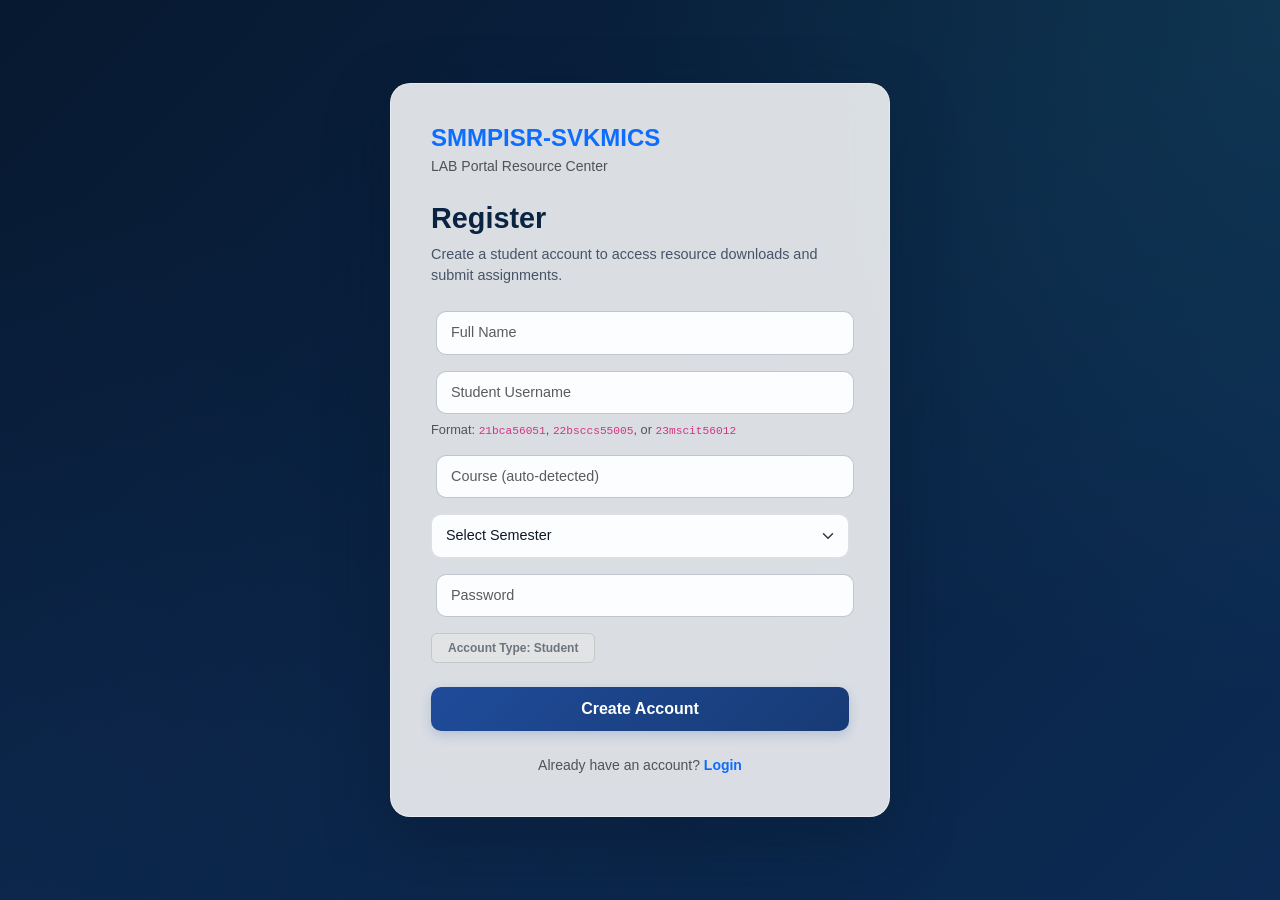
<file: register.html>
<!DOCTYPE html>
<html>
<head>
  <meta charset="utf-8">
  <meta name="viewport" content="width=device-width, initial-scale=1">
  <title>Register - College Portal</title>
  <link href="https://cdn.jsdelivr.net/npm/bootstrap@5.3.2/dist/css/bootstrap.min.css" rel="stylesheet">
  <link rel="stylesheet" href="style.css">
</head>
<body class="login-bg">
  <div class="login-card" style="max-width: 500px;">
    <div class="mb-4">
      <h1 class="h4 fw-bold text-primary mb-1">SMMPISR-SVKMICS</h1>
      <p class="text-muted small">LAB Portal Resource Center</p>
    </div>
    <h2>Register</h2>
    <p class="login-card-subtitle">Create a student account to access resource downloads and submit assignments.</p>
    
    <div class="mb-3">
      <input id="name" class="form-control" placeholder="Full Name">
    </div>
    <div class="mb-2">
      <input id="username" class="form-control" type="text" placeholder="Student Username">
    </div>
    <p class="mb-3 text-muted small" style="font-size: 0.8rem; line-height: 1.2;">
      Format: <code>21bca56051</code>, <code>22bsccs55005</code>, or <code>23mscit56012</code>
    </p>
    <div class="mb-3">
      <input id="registerCourse" class="form-control" type="text" placeholder="Course (auto-detected)" readonly>
    </div>
    <div class="mb-3">
      <select id="registerSemester" class="form-select">
        <option value="">Select Semester</option>
        <option value="1">Semester 1</option>
        <option value="2">Semester 2</option>
        <option value="3">Semester 3</option>
        <option value="4">Semester 4</option>
        <option value="5">Semester 5</option>
        <option value="6">Semester 6</option>
      </select>
    </div>
    <div class="mb-3">
      <input id="password" class="form-control" type="password" placeholder="Password">
    </div>
    
    <div class="d-flex align-items-center justify-content-between mb-4">
      <span class="badge bg-secondary-subtle text-secondary border border-secondary-subtle py-2 px-3 small">Account Type: Student</span>
    </div>
    
    <button class="btn btn-primary w-100 py-2" onclick="register()">Create Account</button>
    <p class="mt-4 mb-0 text-center text-muted small">Already have an account? <a href="login.html" class="text-primary fw-semibold text-decoration-none">Login</a></p>
  </div>
  <script src="script.js"></script>
</body>
</html>
</file>
<file: style.css>
:root{
  --portal-navy:#0a2342;
  --portal-blue:#1f4b99;
  --portal-teal:#2fb5a6;
  --portal-sand:#f6f1ea;
  --portal-ink:#101828;
}

body{
  font-family: "Alegreya Sans", "Trebuchet MS", sans-serif;
  margin:0;
  padding:0;
  background:
    radial-gradient(circle at top left, rgba(47,181,166,0.18), transparent 48%),
    linear-gradient(180deg, #f9fafb 0%, #eef2f7 100%);
  color:var(--portal-ink);
}

.portal-nav{
  background:linear-gradient(90deg, var(--portal-navy), var(--portal-blue));
  color:white;
  padding:18px 0;
}

.portal-brand-title{
  font-size:1.2rem;
  font-weight:700;
  letter-spacing:0.4px;
}

.portal-brand-subtitle{
  font-size:0.85rem;
  opacity:0.8;
}

.portal-actions .btn{
  margin-left:10px;
}

.portal-hero{
  color:white;
  padding:70px 0 80px;
  text-align:left;
  background:
    radial-gradient(circle at right, rgba(47,181,166,0.4), transparent 50%),
    linear-gradient(120deg, #0a2342 0%, #1f4b99 55%, #2fb5a6 100%);
}

.portal-hero-kicker{
  text-transform:uppercase;
  letter-spacing:1.6px;
  font-size:0.8rem;
  font-weight:600;
  opacity:0.8;
  margin-bottom:12px;
}

.portal-hero h1{
  font-size:2.6rem;
  max-width:750px;
  margin-bottom:12px;
}

.portal-hero-subtitle{
  max-width:650px;
  font-size:1.1rem;
  opacity:0.9;
}

.portal-hero-actions{
  margin-top:24px;
  display:flex;
  flex-wrap:wrap;
  gap:14px;
}

.portal-main{
  padding:40px 0 70px;
}

.portal-institution{
  background:linear-gradient(90deg, #0b1b2f, #122f5a);
  color:white;
  text-align:center;
  padding:12px 0;
  font-size:0.9rem;
  line-height:1.4;
}

.portal-institution-logos{
  display:flex;
  align-items:center;
  justify-content:center;
  gap:3in;
  margin-bottom:10px;
  flex-wrap:wrap;
}

.portal-institution-logos img{
  width:72px;
  height:auto;
  object-fit:contain;
}

.portal-institution-title{
  font-weight:700;
  letter-spacing:0.2px;
  font-size:2rem;
}

.portal-institution-subtitle{
  font-weight:700;
  letter-spacing:0.2px;
  font-size:2rem;
}

.portal-institution-meta{
  font-size:0.8rem;
  opacity:0.75;
}

.portal-section{
  background:white;
  padding:28px;
  border-radius:18px;
  box-shadow:0 20px 45px rgba(15, 23, 42, 0.08);
}

.portal-section-title{
  font-size:1.4rem;
  margin:0;
}

.portal-section-badge{
  background:var(--portal-sand);
  color:var(--portal-ink);
  font-size:0.75rem;
  font-weight:600;
  padding:6px 12px;
  border-radius:999px;
}

.portal-notice-list{
  list-style:none;
  padding:0;
  margin:24px 0 0;
  display:grid;
  gap:16px;
}

.portal-notice{
  background:var(--portal-sand);
  padding:16px 18px;
  border-radius:14px;
  border-left:5px solid var(--portal-teal);
}

.portal-notice-title{
  font-weight:600;
  margin-bottom:6px;
}

.portal-notice-meta{
  font-size:0.85rem;
  color:#475467;
}

input{
  padding:8px;
  margin:5px;
}

.portal-dashboard{
  background:
    radial-gradient(circle at top right, rgba(31,75,153,0.15), transparent 40%),
    linear-gradient(180deg, #f7f9fc 0%, #eef2f7 100%);
}

.portal-dashboard-hero{

  padding: 50px 0 40px;
  color:white;
  background:
    radial-gradient(circle at left, rgba(47,181,166,0.4), transparent 45%),
    linear-gradient(120deg, #0a2342 0%, #163872 60%, #1f4b99 100%);
}

.portal-dashboard-title{
  font-size:2.4rem;
  margin-bottom:8px;
}

.portal-dashboard-subtitle{
  max-width:600px;
  opacity:0.85;
}

.portal-quick-actions{
  display:flex;
  flex-wrap:wrap;
  gap:10px;
}

.portal-dashboard-main{
  padding:30px 0 70px;
}

.portal-stats{
  display:grid;
  grid-template-columns:repeat(3, minmax(0, 1fr));
  gap:16px;
  margin-top:-40px;
  margin-bottom:24px;
}

.portal-stat-card{
  background: white;
  padding: 22px 24px;
  border-radius: 16px;
  box-shadow: 0 10px 30px rgba(10, 35, 66, 0.04);
  border: 1px solid rgba(10, 35, 66, 0.06);
  position: relative;
  overflow: hidden;
  transition: all 0.3s cubic-bezier(0.4, 0, 0.2, 1);
  display: flex;
  flex-direction: column;
  justify-content: space-between;
}

.portal-stat-card::after {
  content: '';
  position: absolute;
  top: 0;
  left: 0;
  width: 4px;
  height: 100%;
  background: var(--portal-teal);
}

.portal-stat-card:nth-child(2)::after {
  background: var(--portal-blue);
}

.portal-stat-card:nth-child(3)::after {
  background: #ff7b54;
}

.portal-stat-card:hover {
  transform: translateY(-4px);
  box-shadow: 0 20px 40px rgba(10, 35, 66, 0.08);
}

.portal-stat-label{
  font-size:0.75rem;
  color:#667085;
  font-weight:700;
  text-transform:uppercase;
  letter-spacing:0.1rem;
}

.portal-stat-value{
  font-size:2.2rem;
  font-weight:800;
  margin:10px 0 6px;
  color:var(--portal-navy);
  line-height: 1;
}

.portal-stat-meta{
  font-size:0.8rem;
  color:#8896ab;
  font-weight: 500;
}

.portal-dashboard-grid{
  display:grid;
  grid-template-columns:repeat(12, minmax(0, 1fr));
  gap:18px;
}

.portal-panel{
  grid-column:span 4;
  background: rgba(255, 255, 255, 0.85);
  backdrop-filter: blur(16px);
  -webkit-backdrop-filter: blur(16px);
  padding:24px;
  border-radius:20px;
  box-shadow:0 15px 35px rgba(10, 35, 66, 0.05);
  border: 1px solid rgba(10, 35, 66, 0.06);
  display:flex;
  flex-direction:column;
  gap:16px;
  animation:portalRise 0.7s cubic-bezier(0.4, 0, 0.2, 1) forwards;
  transition: transform 0.3s ease, box-shadow 0.3s ease;
}

.portal-panel:nth-child(2){
  animation-delay:0.08s;
}

.portal-panel:nth-child(3){
  animation-delay:0.16s;
}

.portal-panel:hover {
  transform: translateY(-2px);
  box-shadow: 0 20px 45px rgba(10, 35, 66, 0.08);
}

.portal-panel-header{
  display:flex;
  align-items:center;
  justify-content:space-between;
  gap:12px;
}

.portal-panel-header h2{
  margin:0;
  font-size:1.15rem;
}

.portal-panel-tag{
  background:var(--portal-sand);
  color:var(--portal-navy);
  font-size:0.7rem;
  font-weight:700;
  text-transform:uppercase;
  letter-spacing:0.08rem;
  padding:6px 10px;
  border-radius:999px;
}

.portal-panel-subtitle{
  margin:0;
  color:#475467;
}

.portal-list{
  list-style:none;
  padding:0;
  margin:0;
  display:grid;
  gap:12px;
  color:#344054;
}

.portal-list li {
  background: #f8fafc;
  padding: 16px 20px;
  border-radius: 14px;
  border: 1px solid rgba(10, 35, 66, 0.04);
  transition: all 0.25s cubic-bezier(0.4, 0, 0.2, 1);
  box-shadow: 0 2px 8px rgba(10, 35, 66, 0.02);
}

.portal-list li:hover {
  background: white;
  border-color: rgba(47, 181, 166, 0.2);
  transform: translateX(4px);
  box-shadow: 0 8px 20px rgba(10, 35, 66, 0.06);
}

.portal-notice-bell{
  min-width:148px;
}

.portal-notice-unread{
  border-left:4px solid var(--portal-teal);
  padding-left:10px;
}

.portal-action-alert{
  color:#b42318;
  font-weight:600;
}

@keyframes portalRise{
  from{
    opacity:0;
    transform:translateY(16px);
  }
  to{
    opacity:1;
    transform:translateY(0);
  }
}

.portal-admin{
  --portal-blue:#203e8f;
  --portal-teal:#26a69a;
}

.portal-admin-hero{
  background:
    radial-gradient(circle at right, rgba(32,62,143,0.45), transparent 50%),
    linear-gradient(120deg, #0b1b2f 0%, #153a70 55%, #203e8f 100%);
}

.portal-admin-stats .portal-stat-card{
  border-left:4px solid rgba(32,62,143,0.6);
}

.portal-admin-grid{
  grid-template-columns:repeat(12, minmax(0, 1fr));
}

.portal-panel-wide{
  grid-column:span 6;
}

.portal-form-grid{
  display:grid;
  grid-template-columns:1fr;
  gap:12px;
}

.portal-master-admin .table{
  margin:0;
}

.portal-users-table td,
.portal-users-table th{
  vertical-align:middle;
}

.portal-users-table input,
.portal-users-table select{
  min-width:120px;
}

@media (max-width: 768px){
  .portal-hero{
    text-align:center;
  }

  .portal-hero-actions{
    justify-content:center;
  }

  .portal-actions{
    display:flex;
    flex-wrap:wrap;
    gap:8px;
    justify-content:center;
  }

  .portal-actions .btn{
    margin-left:0;
  }

  .portal-stats{
    grid-template-columns:1fr;
    margin-top:-20px;
  }

    .portal-dashboard-grid{
    grid-template-columns:1fr;
  }

  .portal-panel{
    grid-column:span 12;
  }

  .portal-panel-wide{
    grid-column:span 12;
  }
}

/* --- Premium Sidebar & Dashboard Layout System --- */
.portal-layout-wrapper {
  display: flex;
  min-height: 100vh;
  width: 100%;
}

.portal-sidebar {
  width: 280px;
  background: linear-gradient(180deg, #071930 0%, #0a2342 100%);
  color: white;
  display: flex;
  flex-direction: column;
  position: fixed;
  top: 0;
  bottom: 0;
  left: 0;
  z-index: 1000;
  transition: transform 0.3s cubic-bezier(0.4, 0, 0.2, 1);
  box-shadow: 4px 0 25px rgba(0, 0, 0, 0.15);
  border-right: 1px solid rgba(255, 255, 255, 0.05);
}

.portal-main-wrapper {
  flex: 1;
  margin-left: 280px;
  min-height: 100vh;
  display: flex;
  flex-direction: column;
  transition: margin-left 0.3s cubic-bezier(0.4, 0, 0.2, 1);
  width: calc(100% - 280px);
}

/* Sidebar Toggle for Mobile */
.sidebar-toggle-btn {
  display: none;
  background: white;
  border: 1px solid rgba(10, 35, 66, 0.15);
  color: var(--portal-navy);
  font-size: 1.4rem;
  cursor: pointer;
  padding: 6px 12px;
  border-radius: 8px;
  box-shadow: 0 2px 8px rgba(0,0,0,0.05);
  transition: all 0.2s ease;
}

.sidebar-toggle-btn:hover {
  background: var(--portal-sand);
  color: var(--portal-blue);
}

/* Brand area in sidebar */
.sidebar-brand {
  padding: 24px 20px;
  border-bottom: 1px solid rgba(255, 255, 255, 0.08);
  background: rgba(0, 0, 0, 0.15);
}

.sidebar-brand-title {
  font-size: 1.15rem;
  font-weight: 700;
  letter-spacing: 0.5px;
  color: white;
  margin: 0;
  text-transform: uppercase;
}

.sidebar-brand-subtitle {
  font-size: 0.75rem;
  opacity: 0.75;
  margin-top: 4px;
}

/* User profile section in sidebar */
.sidebar-user {
  padding: 20px 24px;
  display: flex;
  align-items: center;
  gap: 12px;
  border-bottom: 1px solid rgba(255, 255, 255, 0.08);
}

.sidebar-user-avatar {
  width: 44px;
  height: 44px;
  border-radius: 12px;
  background: linear-gradient(135deg, var(--portal-teal), #00d2ff);
  color: white;
  display: flex;
  align-items: center;
  justify-content: center;
  font-weight: 700;
  font-size: 1.1rem;
  box-shadow: 0 4px 12px rgba(47, 181, 166, 0.3);
}

.sidebar-user-info {
  overflow: hidden;
}

.sidebar-user-name {
  font-weight: 600;
  font-size: 0.95rem;
  white-space: nowrap;
  text-overflow: ellipsis;
  overflow: hidden;
}

.sidebar-user-role {
  font-size: 0.75rem;
  opacity: 0.7;
  text-transform: uppercase;
  letter-spacing: 0.5px;
}

/* Nav links in sidebar */
.sidebar-menu {
  flex: 1;
  padding: 20px 12px;
  overflow-y: auto;
  list-style: none;
  margin: 0;
}

.sidebar-menu::-webkit-scrollbar {
  width: 4px;
}
.sidebar-menu::-webkit-scrollbar-thumb {
  background: rgba(255,255,255,0.1);
  border-radius: 4px;
}

.sidebar-menu-category {
  font-size: 0.7rem;
  font-weight: 750;
  text-transform: uppercase;
  letter-spacing: 1px;
  color: rgba(255, 255, 255, 0.4);
  padding: 12px 12px 6px;
}

.sidebar-item {
  margin-bottom: 4px;
}

.sidebar-link {
  display: flex;
  align-items: center;
  gap: 12px;
  padding: 10px 14px;
  color: rgba(255, 255, 255, 0.75);
  text-decoration: none;
  border-radius: 10px;
  font-size: 0.9rem;
  font-weight: 500;
  transition: all 0.2s ease;
  border: 1px solid transparent;
}

.sidebar-link i {
  font-size: 1.15rem;
  opacity: 0.9;
  display: flex;
  align-items: center;
  justify-content: center;
  width: 20px;
}

.sidebar-link:hover {
  background: rgba(255, 255, 255, 0.05);
  color: white;
  border-color: rgba(255,255,255,0.02);
}

.sidebar-link.active {
  background: var(--portal-teal);
  color: white;
  font-weight: 600;
  box-shadow: 0 4px 12px rgba(47, 181, 166, 0.25);
}

.sidebar-footer {
  padding: 16px 20px;
  border-top: 1px solid rgba(255, 255, 255, 0.08);
}

/* Mobile responsive layout overrides */
@media (max-width: 991.98px) {
  .portal-sidebar {
    transform: translateX(-100%);
  }
  
  .portal-sidebar.show-sidebar {
    transform: translateX(0);
  }
  
  .portal-main-wrapper {
    margin-left: 0;
    width: 100%;
  }
  
  .sidebar-toggle-btn {
    display: inline-block;
  }
  
  /* Overlay when sidebar is open */
  .sidebar-overlay {
    display: none;
    position: fixed;
    top: 0;
    left: 0;
    right: 0;
    bottom: 0;
    background: rgba(10, 35, 66, 0.5);
    z-index: 999;
    backdrop-filter: blur(3px);
    animation: fadeIn 0.25s ease forwards;
  }
  
  .sidebar-overlay.show {
    display: block;
  }
}

.mobile-top-nav {
  background: white;
  border-bottom: 1px solid rgba(10, 35, 66, 0.08);
  padding: 12px 20px;
  z-index: 99;
  box-shadow: 0 2px 10px rgba(0,0,0,0.02);
}

@keyframes fadeIn {
  from { opacity: 0; }
  to { opacity: 1; }
}

/* Premium Form Controls Styling */
.form-control, .form-select {
  border-radius: 10px !important;
  border: 1px solid rgba(10, 35, 66, 0.12) !important;
  padding: 10px 14px !important;
  font-size: 0.9rem !important;
  transition: all 0.2s ease !important;
  background-color: #fcfdfe !important;
  color: var(--portal-ink) !important;
}

.form-control:focus, .form-select:focus {
  border-color: var(--portal-teal) !important;
  box-shadow: 0 0 0 4px rgba(47, 181, 166, 0.15) !important;
  background-color: white !important;
  outline: none !important;
}

/* Make general primary buttons look stunning */
.btn-primary {
  background: linear-gradient(135deg, var(--portal-blue) 0%, #173b75 100%) !important;
  border: none !important;
  border-radius: 10px !important;
  padding: 10px 20px !important;
  font-weight: 600 !important;
  box-shadow: 0 4px 12px rgba(31, 75, 153, 0.2) !important;
  transition: all 0.2s ease !important;
}

.btn-primary:hover {
  transform: translateY(-1px) !important;
  box-shadow: 0 6px 16px rgba(31, 75, 153, 0.3) !important;
  background: linear-gradient(135deg, #173b75 0%, #0d2752 100%) !important;
}

.btn-success {
  background: linear-gradient(135deg, var(--portal-teal) 0%, #209387 100%) !important;
  border: none !important;
  border-radius: 10px !important;
  padding: 10px 20px !important;
  font-weight: 600 !important;
  box-shadow: 0 4px 12px rgba(47, 181, 166, 0.2) !important;
  transition: all 0.2s ease !important;
}

.btn-success:hover {
  transform: translateY(-1px) !important;
  box-shadow: 0 6px 16px rgba(47, 181, 166, 0.3) !important;
  background: linear-gradient(135deg, #209387 0%, #156d63 100%) !important;
}

/* Premium Modal Styles */
.portal-modal {
  display: none;
  position: fixed;
  top: 0;
  left: 0;
  width: 100%;
  height: 100%;
  background: rgba(10, 35, 66, 0.4);
  z-index: 1000;
  backdrop-filter: blur(4px);
  animation: fadeIn 0.2s ease forwards;
}

.portal-modal-content {
  position: absolute;
  top: 50%;
  left: 50%;
  transform: translate(-50%, -50%);
  background: white;
  padding: 32px;
  border-radius: 16px;
  width: 90%;
  max-width: 800px;
  max-height: 85vh;
  overflow-y: auto;
  border: 1px solid rgba(10, 35, 66, 0.08);
  box-shadow: 0 24px 64px rgba(10, 35, 66, 0.16);
  animation: modalSlideUp 0.3s cubic-bezier(0.34, 1.56, 0.64, 1) forwards;
}

@keyframes modalSlideUp {
  from {
    transform: translate(-50%, -40%);
    opacity: 0;
  }
  to {
    transform: translate(-50%, -50%);
    opacity: 1;
  }
}

/* Premium Login & Register Layout */
body.login-bg {
  background:
    radial-gradient(circle at top right, rgba(47,181,166,0.12), transparent 45%),
    radial-gradient(circle at bottom left, rgba(31,75,153,0.15), transparent 45%),
    linear-gradient(135deg, #071930 0%, #0c2b54 100%);
  min-height: 100vh;
  display: flex;
  align-items: center;
  justify-content: center;
  color: var(--portal-navy);
  padding: 20px;
}

.login-card {
  background: rgba(255, 255, 255, 0.85);
  backdrop-filter: blur(16px);
  -webkit-backdrop-filter: blur(16px);
  border: 1px solid rgba(255, 255, 255, 0.4);
  border-radius: 20px;
  padding: 40px;
  box-shadow: 0 24px 64px rgba(7, 25, 48, 0.4);
  width: 100%;
  max-width: 440px;
  animation: fadeIn 0.4s ease forwards;
}

.login-card h2 {
  font-size: 1.8rem;
  font-weight: 700;
  color: var(--portal-navy);
  margin-bottom: 8px;
}

.login-card-subtitle {
  color: #475467;
  font-size: 0.9rem;
  margin-bottom: 24px;
}

/* Connected Vertical Timeline */
.portal-timeline {
  position: relative;
  list-style: none;
  padding: 0;
  margin: 0;
}

.portal-timeline::before {
  content: '';
  position: absolute;
  top: 0;
  bottom: 0;
  left: 20px;
  width: 2px;
  background: rgba(10, 35, 66, 0.08);
}

.portal-timeline-item {
  position: relative;
  padding-left: 54px;
  margin-bottom: 24px;
}

.portal-timeline-badge {
  position: absolute;
  left: 10px;
  top: 6px;
  width: 20px;
  height: 20px;
  border-radius: 50%;
  background: white;
  border: 4px solid var(--portal-blue);
  z-index: 2;
  box-shadow: 0 0 0 4px rgba(31, 75, 153, 0.15);
  transition: all 0.2s ease;
}

.portal-timeline-item:hover .portal-timeline-badge {
  box-shadow: 0 0 0 6px rgba(47, 181, 166, 0.2);
}

.portal-timeline-card {
  background: #f8fafc;
  border: 1px solid rgba(10, 35, 66, 0.04);
  border-radius: 14px;
  padding: 16px 20px;
  box-shadow: 0 2px 8px rgba(10, 35, 66, 0.02);
  transition: all 0.25s cubic-bezier(0.4, 0, 0.2, 1);
}

.portal-timeline-card:hover {
  background: white;
  border-color: rgba(47, 181, 166, 0.2);
  transform: translateX(4px);
  box-shadow: 0 8px 20px rgba(10, 35, 66, 0.06);
}

.portal-timeline-item-meta {
  font-size: 0.8rem;
  color: #667085;
  margin-top: 6px;
}

/* Premium Calendar Table */
.calendar-table th {
  font-weight: 600;
  color: var(--portal-navy);
  padding: 12px 0;
  border-bottom: 2px solid rgba(10, 35, 66, 0.08) !important;
}

.calendar-day-cell {
  height: 100px;
  vertical-align: top !important;
  text-align: left;
  padding: 8px !important;
  position: relative;
  background: white;
  transition: background-color 0.2s ease;
}

.calendar-day-cell:hover {
  background-color: #f8fafc;
}

.calendar-day-number {
  font-weight: 700;
  font-size: 0.9rem;
  color: #475467;
  margin-bottom: 4px;
}

.calendar-day-cell.today {
  background-color: rgba(31, 75, 153, 0.05);
}

.calendar-day-cell.today .calendar-day-number {
  color: var(--portal-blue);
  background: rgba(31, 75, 153, 0.12);
  width: 24px;
  height: 24px;
  border-radius: 50%;
  display: inline-flex;
  align-items: center;
  justify-content: center;
}

.calendar-event-indicator {
  display: block;
  font-size: 0.72rem;
  padding: 2px 6px;
  border-radius: 4px;
  margin-top: 3px;
  white-space: nowrap;
  overflow: hidden;
  text-overflow: ellipsis;
  cursor: pointer;
  font-weight: 500;
  border: 1px solid transparent;
  text-decoration: none;
}

.calendar-event-indicator:hover {
  filter: brightness(0.95);
}

.calendar-event-indicator.event-notice {
  background: rgba(47, 181, 166, 0.08);
  color: #11695f;
  border-color: rgba(47, 181, 166, 0.2);
}

.calendar-event-indicator.event-deadline {
  background: rgba(211, 47, 47, 0.08);
  color: #b71c1c;
  border-color: rgba(211, 47, 47, 0.2);
}

.calendar-event-indicator.event-quiz {
  background: rgba(255, 143, 0, 0.08);
  color: #e65100;
  border-color: rgba(255, 143, 0, 0.2);
}

.calendar-event-indicator.event-marks {
  background: rgba(46, 125, 50, 0.08);
  color: #1b5e20;
  border-color: rgba(46, 125, 50, 0.2);
}

.calendar-event-indicator.event-attendance {
  background: rgba(31, 75, 153, 0.08);
  color: #103875;
  border-color: rgba(31, 75, 153, 0.2);
}
</file>
